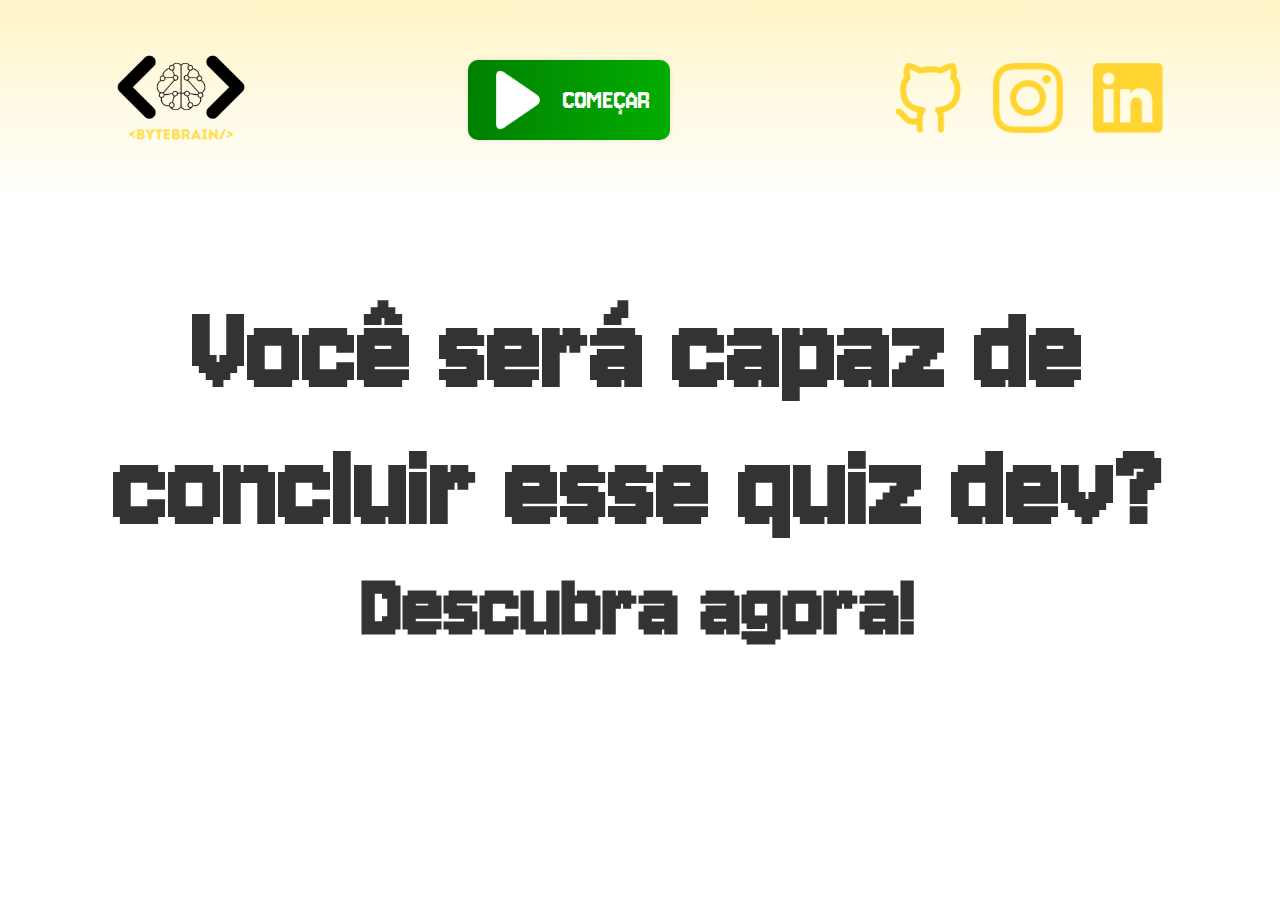
<file: index.html>
<!DOCTYPE html>
<html lang="pt-br">

<head>
    <meta charset="UTF-8">
    <meta name="viewport" content="width=device-width, initial-scale=1.0">
    <title>ByteBrain - Quiz</title>
    <link rel="shortcut icon" href="favicon.ico" type="image/x-icon">
    <link rel="stylesheet" href="/src/styles.css">
</head>

<body>
    <header>
        <div class="logo">
           <a href="/src/index.html"> <img src="/resources/img/ByteBrain.png" alt="Logo"></a>
        </div>

        <div class="nav-lvls">
            <a href="/src/nivel-easy.html"><button class="dif-easy"><img src="/resources/img/play.png" alt="">COMEÇAR</button></a>
            
        </div>

        <div class="contatos">
            <a href="https://github.com/Dalessio498"><img src="/resources/img/github.png" alt=""></a>
            <a href="https://www.instagram.com/dalessio.dev/"><img src="/resources/img/instagram.png" alt=""></a>
            <a href="https://www.linkedin.com/in/marco-antonio-dalessio-5a4b9a379/?locale=en_US"><img src="/resources/img/ln.png" alt=""></a>
        </div>
    </header>

    <div class="text">
        <h1>
            Você será capaz de concluir esse quiz dev?
        </h1>
        <h2>
            Descubra agora!
        </h1>
    </div>
</body>


</html>
</file>
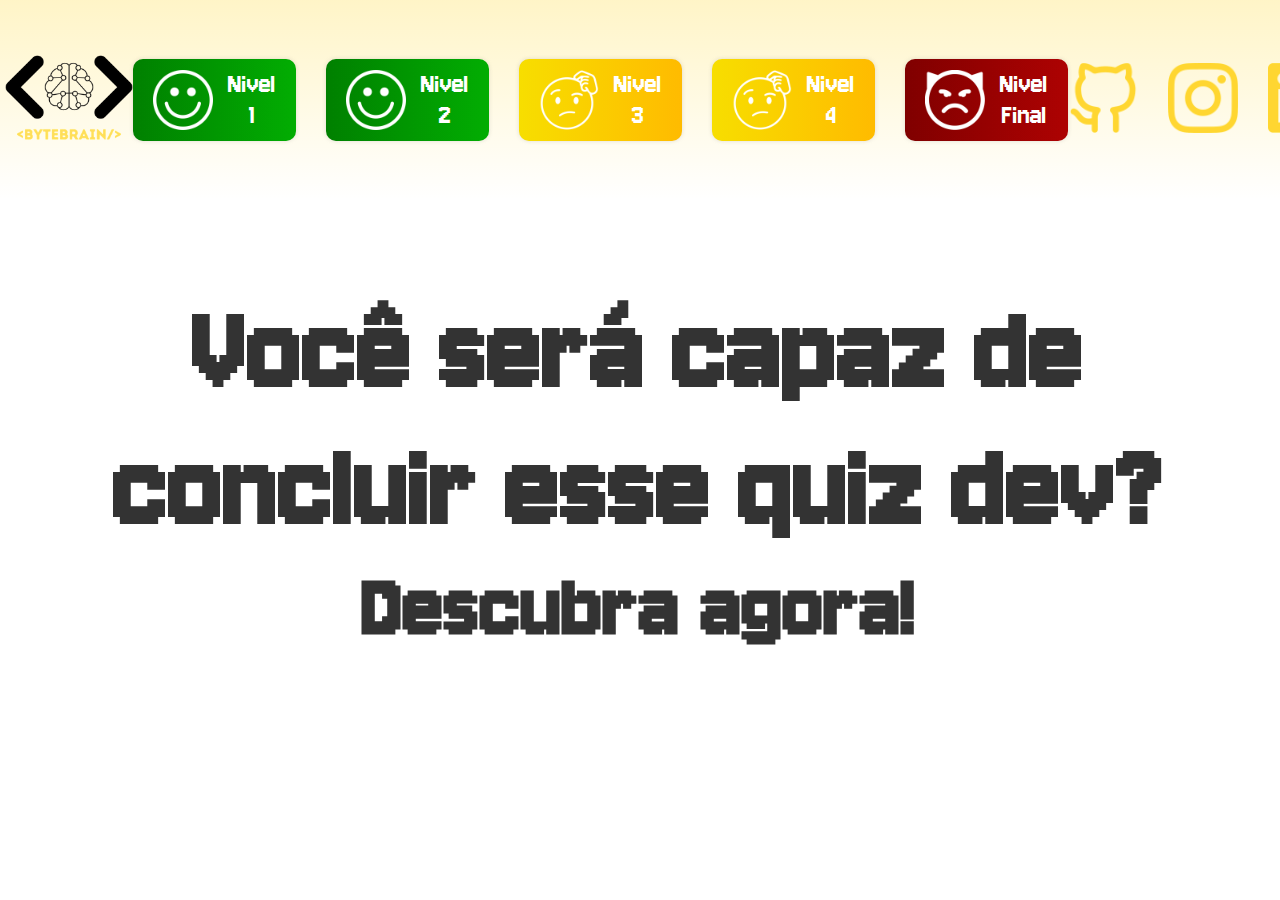
<file: src/index.html>
<!DOCTYPE html>
<html lang="pt-br">

<head>
    <meta charset="UTF-8">
    <meta name="viewport" content="width=device-width, initial-scale=1.0">
    <title>ByteBrain - Quiz</title>
    <link rel="shortcut icon" href="favicon.ico" type="image/x-icon">
    <link rel="stylesheet" href="styles.css">
</head>

<body>
    <header>
        <div class="logo">
            <img src="/resources/img/ByteBrain.png" alt="Logo">
        </div>

        <div class="nav-lvls">
            <a href="/src/nivel-easy.html"><button class="dif-easy"><img src="/resources/img/dif-easy1.png" alt="" >Nivel 1</button></a>
            <a href=""><button class="dif-easy"><img src="/resources/img/dif-easy1.png" alt="" >Nivel 2</button></a>
            <a href=""><button class="dif-medium"><img src="/resources/img/dif-medium2.png" alt="">Nivel 3</button></a>
            <a href=""><button class="dif-medium"><img src="/resources/img/dif-medium2.png" alt="">Nivel 4</button></a>
            <a href=""><button class="dif-hard"><img src="/resources/img/dif-hard1.png" alt="" >Nivel Final</button></a>
        </div>

        <div class="contatos">
            <a href=""><img src="/resources/img/github.png" alt=""></a>
            <a href=""><img src="/resources/img/instagram.png" alt=""></a>
            <a href=""><img src="/resources/img/ln.png" alt=""></a>
        </div>
    </header>

    <div class="text">
        <h1>
            Você será capaz de concluir esse quiz dev?
        </h1>
        <h2>
            Descubra agora!
        </h1>
    </div>
</body>

</html>
</file>
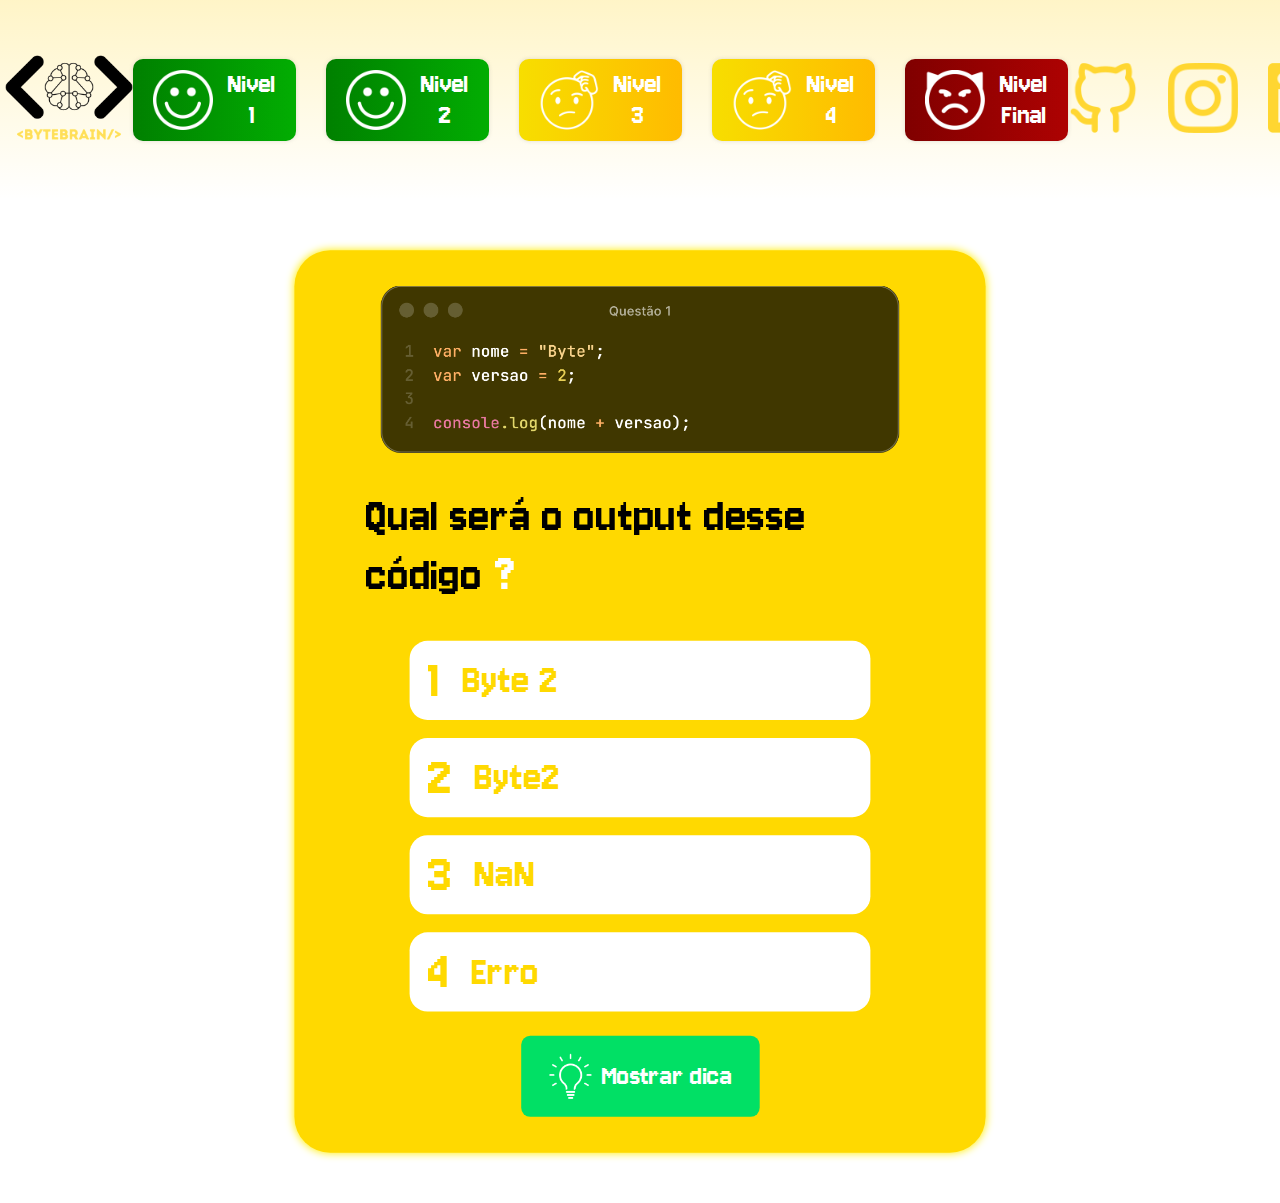
<file: src/nivel-easy.html>
<!DOCTYPE html>
<html lang="pt-br">

<head>
    <meta charset="UTF-8">
    <meta name="viewport" content="width=device-width, initial-scale=1.0">
    <title>ByteBrain - Quiz</title>
    <link rel="shortcut icon" href="favicon.ico" type="image/x-icon">
    <link rel="stylesheet" href="styles.css">
</head>

<body>
    <header>
        <div class="logo">
            <img src="/resources/img/ByteBrain.png" alt="Logo">
        </div>

        <div class="nav-lvls">
            <a href="/src/nivel-easy.html"><button class="dif-easy"><img src="/resources/img/dif-easy1.png" alt="">Nivel
                    1</button></a>
            <a href="/src/nivel-easy2.html"><button class="dif-easy"><img src="/resources/img/dif-easy1.png"
                        alt="">Nivel 2</button></a>
            <a href="/src/nivel-medium.html"><button class="dif-medium"><img src="/resources/img/dif-medium2.png"
                        alt="">Nivel 3</button></a>
            <a href="/src/nivel-medium2.html"><button class="dif-medium"><img src="/resources/img/dif-medium2.png"
                        alt="">Nivel 4</button></a>
            <a href="/src/nivel-hard.html"><button class="dif-hard"><img src="/resources/img/dif-hard1.png" alt="">Nivel
                    Final</button></a>
        </div>

        <div class="contatos">
            <a href=""><img src="/resources/img/github.png" alt=""></a>
            <a href=""><img src="/resources/img/instagram.png" alt=""></a>
            <a href=""><img src="/resources/img/ln.png" alt=""></a>
        </div>
    </header>

    <div class="pai-questao">
        <div class="questao">
            <div class="foto-text">
                <img src="/resources/img/Questão-1.png" alt="">
                <p>Qual será o output desse código<span> ?</span></p>
            </div>
            <div class="opcs">
                <button onclick="verificarResposta('alternativa1', false)" id="alternativa1" type="button">
                    <span class="num-q">1</span>Byte 2
                </button>

                <button onclick="verificarResposta('alternativa2', true)" id="alternativa2" type="button">
                    <span class="num-q">2</span>Byte2
                </button>

                <button onclick="verificarResposta('alternativa3', false)" id="alternativa3" type="button">
                    <span class="num-q">3</span>NaN
                </button>

                <button onclick="verificarResposta('alternativa4', false)" id="alternativa4" type="button">
                    <span class="num-q">4</span>Erro
                </button>
            </div>
            <div class="dica" id="dica">
                <button onclick="mostrarDica()" id="dica-btn" type="button">
                    <img src="/resources/img/tip.png" alt="">
                    <p>Mostrar dica</p>
                </button>
            </div>
        </div>
    </div>

</body>

<script>
    let contador = 0;
    function verificarResposta(idClicado, eCorreta) {
        const botao = document.getElementById(idClicado)

        const todasOpcoes = document.querySelectorAll(".opcs button")
        contador++

        if (eCorreta) {
            botao.style.backgroundColor = "#2ecc71"
            botao.style.color = "white"

        }
        else {
            botao.style.backgroundColor = "red"
            botao.style.color = "white"

        }

        if (contador >= 2 || eCorreta == true) {
            bloquearTudo(todasOpcoes)
        }

        
    }

    function bloquearTudo(botoes){
        botoes.forEach(btn => {
            btn.disabled = true;
            btn.style.cursor = "not-allowed";
            btn.style.opacity = "0.6";
        });
    }

    function mostrarDica(){
        document.getElementById("dica-btn").innerHTML = "Quando o texto encontra o número, o JavaScript não soma, ele gruda!"
    }
</script>

</html>
</file>
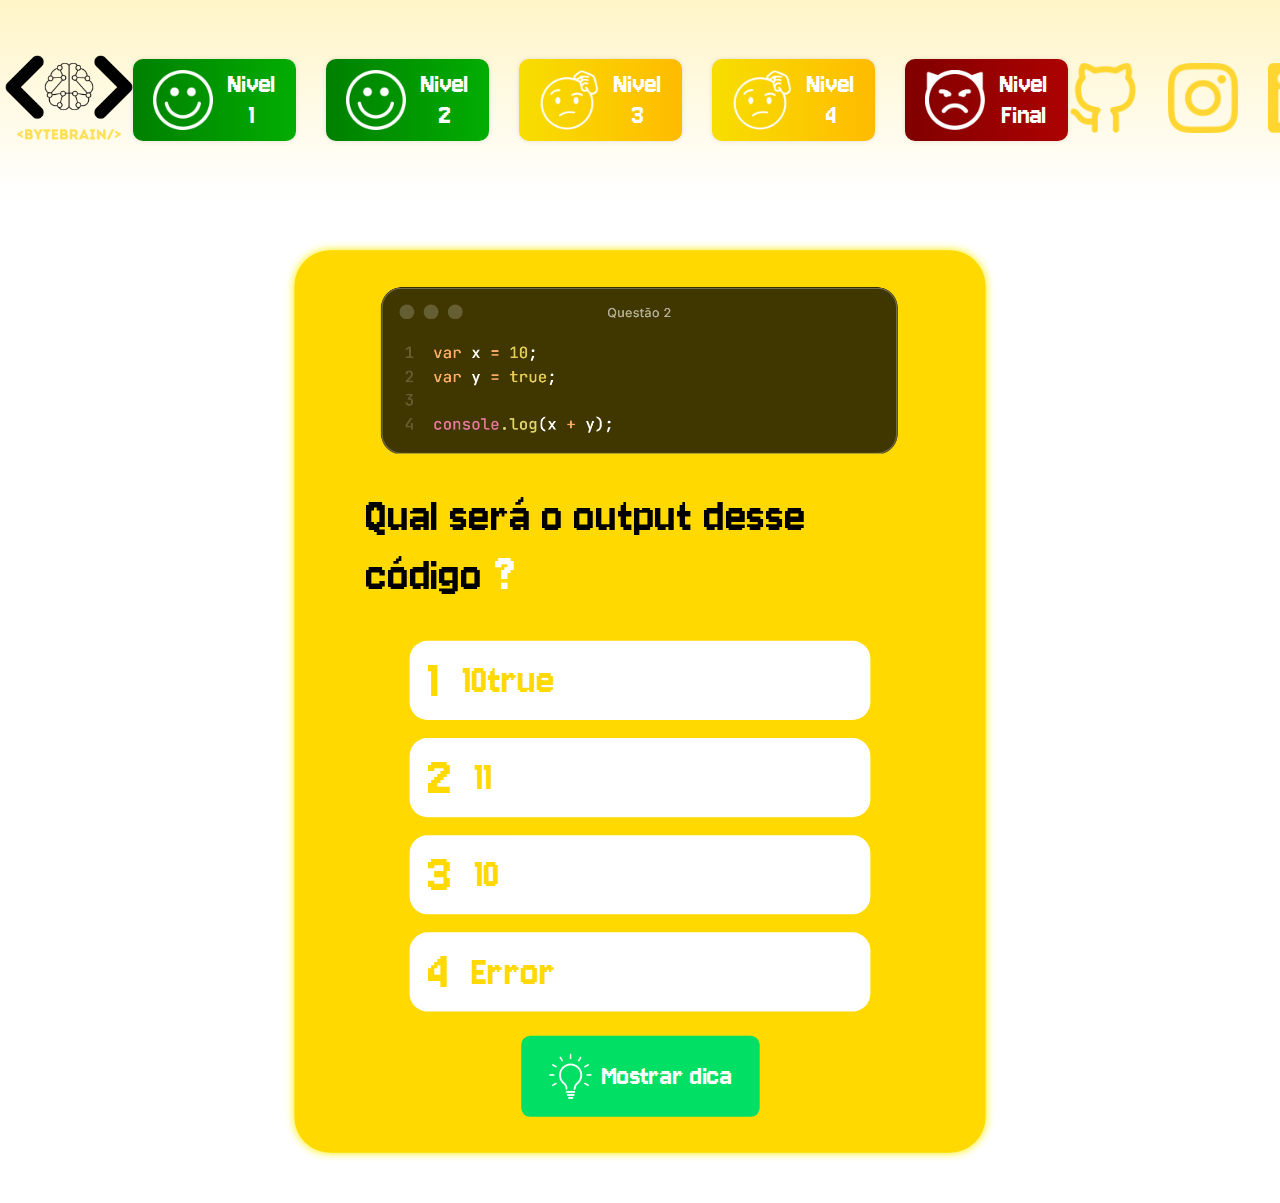
<file: src/nivel-easy2.html>
<!DOCTYPE html>
<html lang="pt-br">

<head>
    <meta charset="UTF-8">
    <meta name="viewport" content="width=device-width, initial-scale=1.0">
    <title>ByteBrain - Quiz</title>
    <link rel="shortcut icon" href="favicon.ico" type="image/x-icon">
    <link rel="stylesheet" href="styles.css">
</head>

<body>
    <header>
        <div class="logo">
            <img src="/resources/img/ByteBrain.png" alt="Logo">
        </div>

        <div class="nav-lvls">
            <a href="/src/nivel-easy.html"><button class="dif-easy"><img src="/resources/img/dif-easy1.png" alt="">Nivel 1</button></a>
            <a href="/src/nivel-easy2.html"><button class="dif-easy"><img src="/resources/img/dif-easy1.png" alt="">Nivel 2</button></a>
            <a href="/src/nivel-medium.html"><button class="dif-medium"><img src="/resources/img/dif-medium2.png" alt="">Nivel 3</button></a>
            <a href="/src/nivel-medium2.html"><button class="dif-medium"><img src="/resources/img/dif-medium2.png" alt="">Nivel 4</button></a>
            <a href="/src/nivel-hard.html"><button class="dif-hard"><img src="/resources/img/dif-hard1.png" alt="">Nivel Final</button></a>
        </div>

        <div class="contatos">
            <a href=""><img src="/resources/img/github.png" alt=""></a>
            <a href=""><img src="/resources/img/instagram.png" alt=""></a>
            <a href=""><img src="/resources/img/ln.png" alt=""></a>
        </div>
    </header>

    <div class="pai-questao">
        <div class="questao">
            <div class="foto-text">
                <img src="/resources/img/Questão-2.png" alt="">
                <p>Qual será o output desse código<span> ?</span></p>
            </div>
            <div class="opcs">
                <button id="alternativa1" type="button"><span class="num-q">1</span>10true</button>
                <button id="alternativa2" type="button"><span class="num-q">2</span>11</button>
                <button id="alternativa3" type="button"><span class="num-q">3</span>10</button>
                <button id="alternativa4" type="button"><span class="num-q">4</span>Error</button>
            </div>
            <div class="dica" id="dica">
                <button id="dica-btn" type="button">
                    <img src="/resources/img/tip.png" alt="">
                    <p>Mostrar dica</p>
                </button>
            </div>
        </div>
    </div>

</body>

</html>
</file>
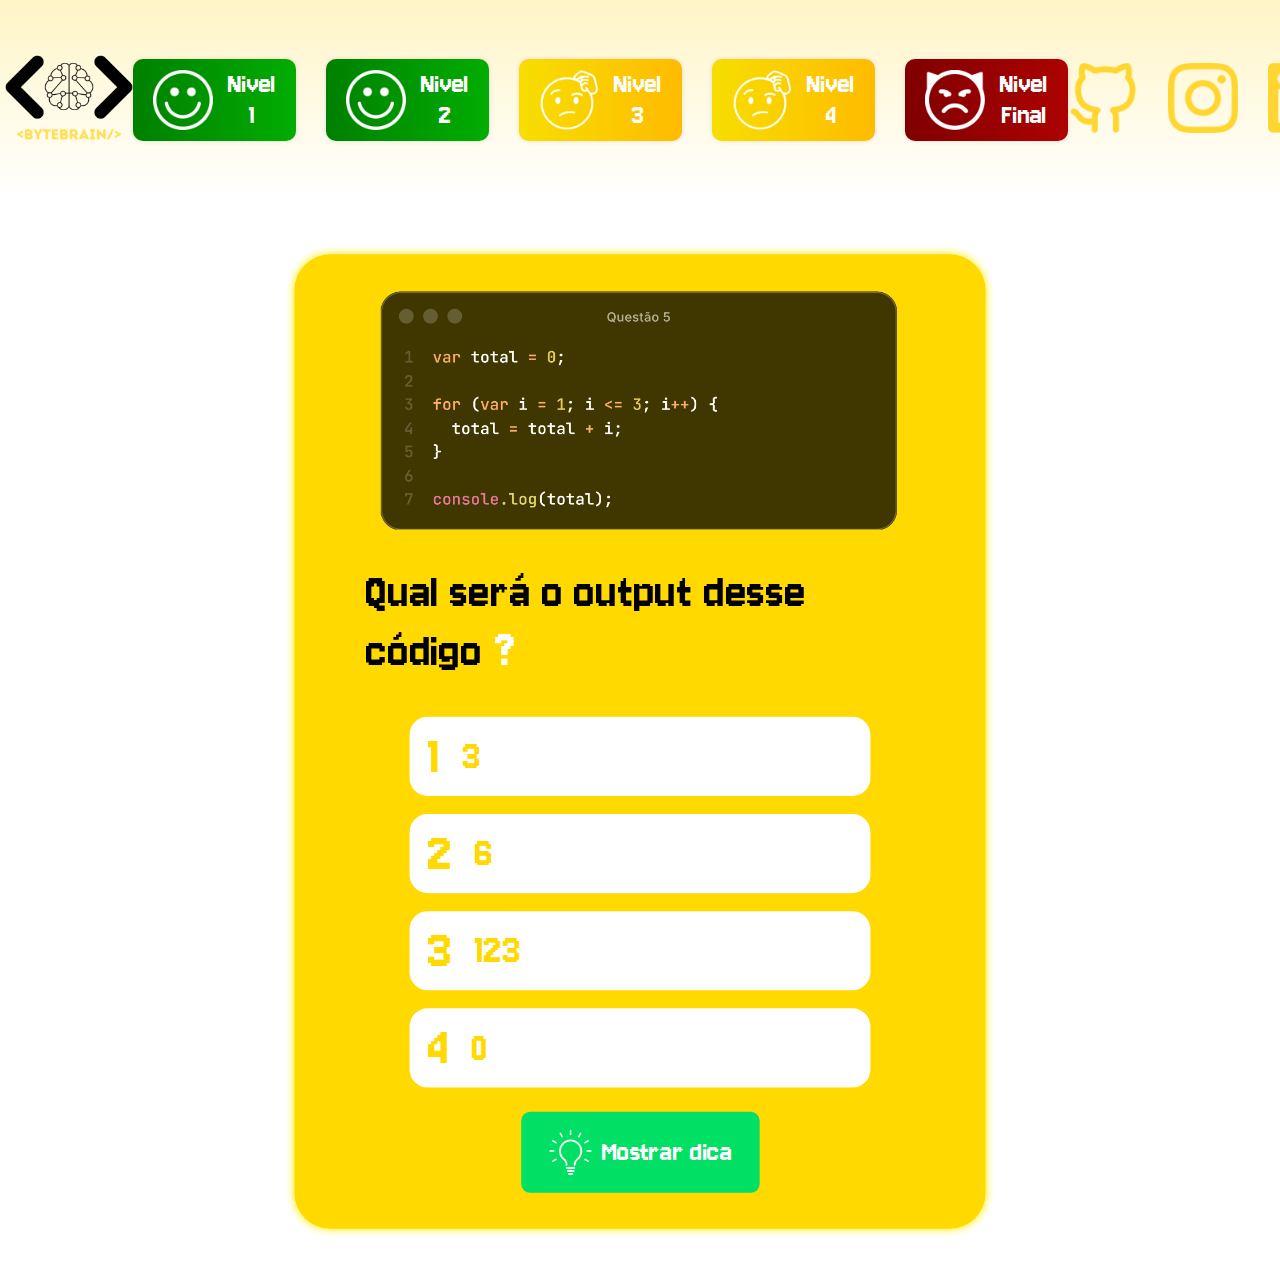
<file: src/nivel-hard.html>
<!DOCTYPE html>
<html lang="pt-br">

<head>
    <meta charset="UTF-8">
    <meta name="viewport" content="width=device-width, initial-scale=1.0">
    <title>ByteBrain - Quiz</title>
    <link rel="shortcut icon" href="favicon.ico" type="image/x-icon">
    <link rel="stylesheet" href="styles.css">
</head>

<body>
    <header>
        <div class="logo">
            <img src="/resources/img/ByteBrain.png" alt="Logo">
        </div>

        <div class="nav-lvls">
            <a href="/src/nivel-easy.html"><button class="dif-easy"><img src="/resources/img/dif-easy1.png" alt="">Nivel 1</button></a>
            <a href="/src/nivel-easy2.html"><button class="dif-easy"><img src="/resources/img/dif-easy1.png" alt="">Nivel 2</button></a>
            <a href="/src/nivel-medium.html"><button class="dif-medium"><img src="/resources/img/dif-medium2.png" alt="">Nivel 3</button></a>
            <a href="/src/nivel-medium2.html"><button class="dif-medium"><img src="/resources/img/dif-medium2.png" alt="">Nivel 4</button></a>
            <a href="/src/nivel-hard.html"><button class="dif-hard"><img src="/resources/img/dif-hard1.png" alt="">Nivel Final</button></a>
        </div>

        <div class="contatos">
            <a href=""><img src="/resources/img/github.png" alt=""></a>
            <a href=""><img src="/resources/img/instagram.png" alt=""></a>
            <a href=""><img src="/resources/img/ln.png" alt=""></a>
        </div>
    </header>

    <div class="pai-questao">
        <div class="questao">
            <div class="foto-text">
                <img src="/resources/img/Questão-5.png" alt="">
                <p>Qual será o output desse código<span> ?</span></p>
            </div>
            <div class="opcs">
                <button id="alternativa1" type="button"><span class="num-q">1</span>3</button>
                <button id="alternativa2" type="button"><span class="num-q">2</span>6</button>
                <button id="alternativa3" type="button"><span class="num-q">3</span>123</button>
                <button id="alternativa4" type="button"><span class="num-q">4</span>0</button>
            </div>
            <div class="dica" id="dica">
                <button id="dica-btn" type="button">
                    <img src="/resources/img/tip.png" alt="">
                    <p>Mostrar dica</p>
                </button>
            </div>
        </div>
    </div>

</body>

</html>
</file>
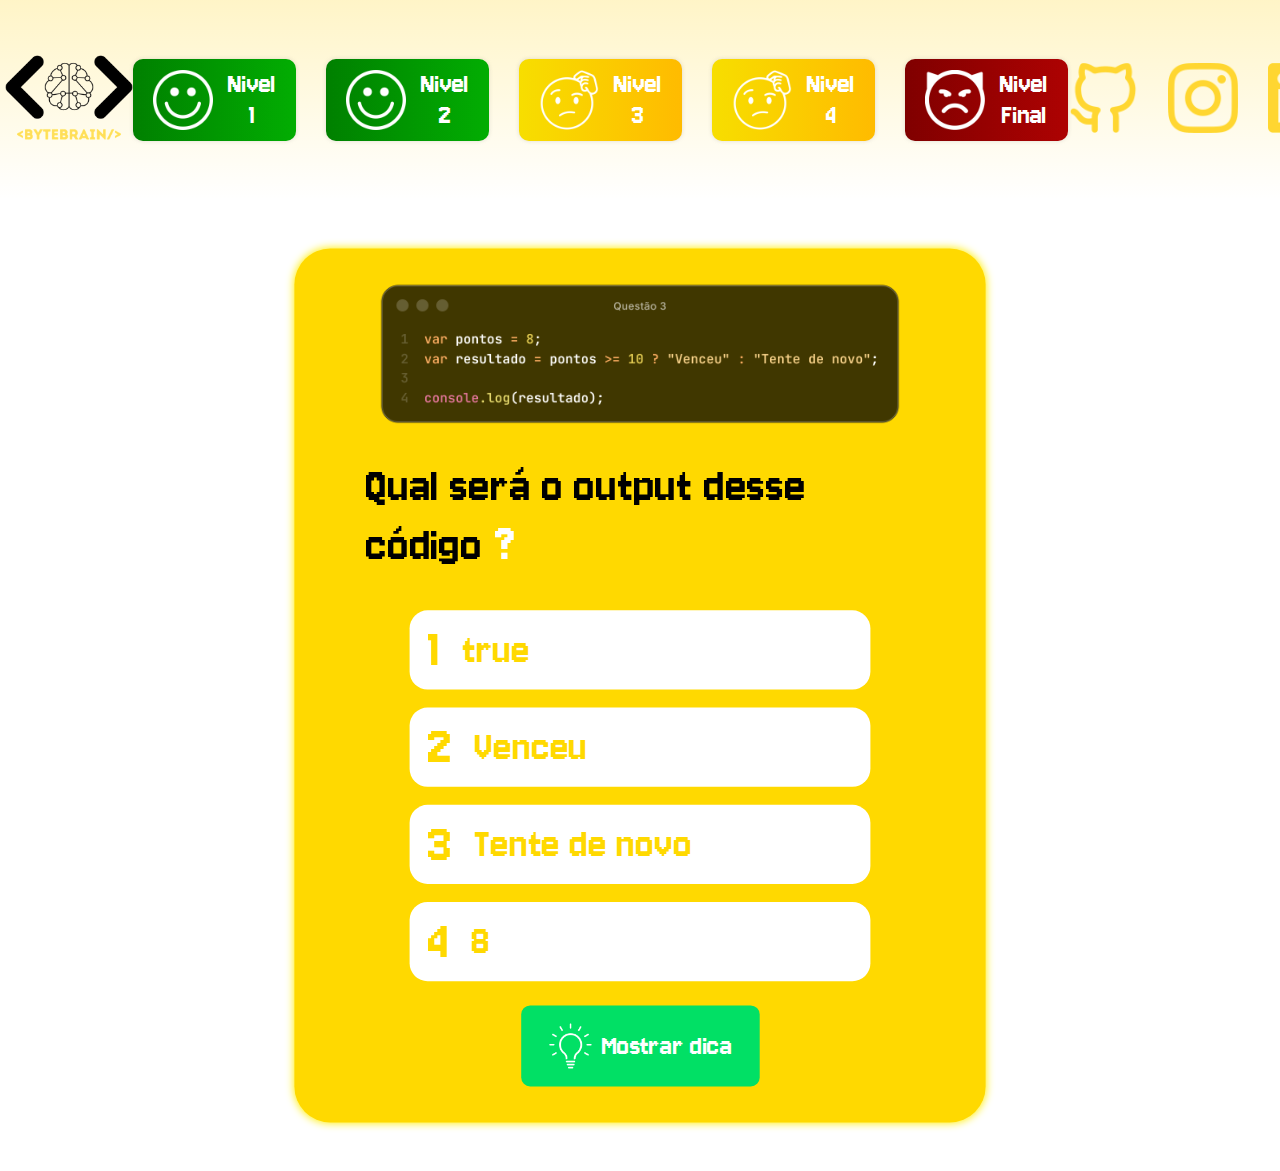
<file: src/nivel-medium.html>
<!DOCTYPE html>
<html lang="pt-br">

<head>
    <meta charset="UTF-8">
    <meta name="viewport" content="width=device-width, initial-scale=1.0">
    <title>ByteBrain - Quiz</title>
    <link rel="shortcut icon" href="favicon.ico" type="image/x-icon">
    <link rel="stylesheet" href="styles.css">
</head>

<body>
    <header>
        <div class="logo">
            <img src="/resources/img/ByteBrain.png" alt="Logo">
        </div>

        <div class="nav-lvls">
            <a href="/src/nivel-easy.html"><button class="dif-easy"><img src="/resources/img/dif-easy1.png" alt="">Nivel 1</button></a>
            <a href="/src/nivel-easy2.html"><button class="dif-easy"><img src="/resources/img/dif-easy1.png" alt="">Nivel 2</button></a>
            <a href="/src/nivel-medium.html"><button class="dif-medium"><img src="/resources/img/dif-medium2.png" alt="">Nivel 3</button></a>
            <a href="/src/nivel-medium2.html"><button class="dif-medium"><img src="/resources/img/dif-medium2.png" alt="">Nivel 4</button></a>
            <a href="/src/nivel-hard.html"><button class="dif-hard"><img src="/resources/img/dif-hard1.png" alt="">Nivel Final</button></a>
        </div>

        <div class="contatos">
            <a href=""><img src="/resources/img/github.png" alt=""></a>
            <a href=""><img src="/resources/img/instagram.png" alt=""></a>
            <a href=""><img src="/resources/img/ln.png" alt=""></a>
        </div>
    </header>

    <div class="pai-questao">
        <div class="questao">
            <div class="foto-text">
                <img src="/resources/img/Questão-3.png" alt="">
                <p>Qual será o output desse código<span> ?</span></p>
            </div>
            <div class="opcs">
                <button id="alternativa1" type="button"><span class="num-q">1</span>true</button>
                <button id="alternativa2" type="button"><span class="num-q">2</span>Venceu</button>
                <button id="alternativa3" type="button"><span class="num-q">3</span>Tente de novo</button>
                <button id="alternativa4" type="button"><span class="num-q">4</span>8</button>
            </div>
            <div class="dica" id="dica">
                <button id="dica-btn" type="button">
                    <img src="/resources/img/tip.png" alt="">
                    <p>Mostrar dica</p>
                </button>
            </div>
        </div>
    </div>

</body>

</html>
</file>
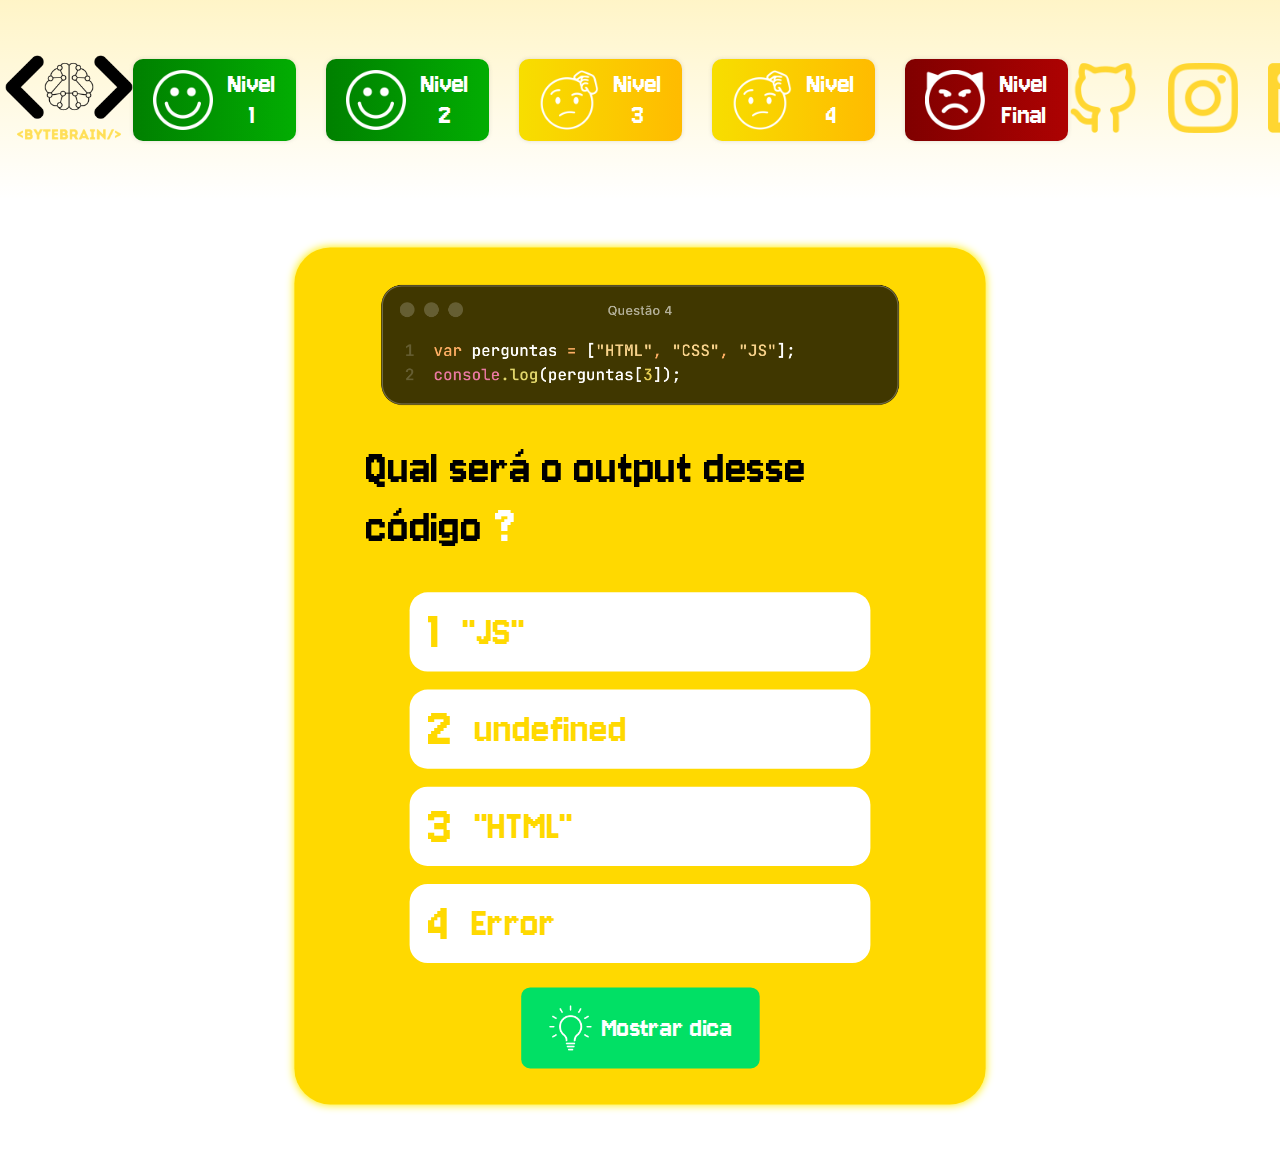
<file: src/nivel-medium2.html>
<!DOCTYPE html>
<html lang="pt-br">

<head>
    <meta charset="UTF-8">
    <meta name="viewport" content="width=device-width, initial-scale=1.0">
    <title>ByteBrain - Quiz</title>
    <link rel="shortcut icon" href="favicon.ico" type="image/x-icon">
    <link rel="stylesheet" href="styles.css">
</head>

<body>
    <header>
        <div class="logo">
            <img src="/resources/img/ByteBrain.png" alt="Logo">
        </div>

        <div class="nav-lvls">
            <a href="/src/nivel-easy.html"><button class="dif-easy"><img src="/resources/img/dif-easy1.png" alt="">Nivel 1</button></a>
            <a href="/src/nivel-easy2.html"><button class="dif-easy"><img src="/resources/img/dif-easy1.png" alt="">Nivel 2</button></a>
            <a href="/src/nivel-medium.html"><button class="dif-medium"><img src="/resources/img/dif-medium2.png" alt="">Nivel 3</button></a>
            <a href="/src/nivel-medium2.html"><button class="dif-medium"><img src="/resources/img/dif-medium2.png" alt="">Nivel 4</button></a>
            <a href="/src/nivel-hard.html"><button class="dif-hard"><img src="/resources/img/dif-hard1.png" alt="">Nivel Final</button></a>
        </div>

        <div class="contatos">
            <a href=""><img src="/resources/img/github.png" alt=""></a>
            <a href=""><img src="/resources/img/instagram.png" alt=""></a>
            <a href=""><img src="/resources/img/ln.png" alt=""></a>
        </div>
    </header>

    <div class="pai-questao">
        <div class="questao">
            <div class="foto-text">
                <img src="/resources/img/Questão-4.png" alt="">
                <p>Qual será o output desse código<span> ?</span></p>
            </div>
            <div class="opcs">
                <button id="alternativa1" type="button"><span class="num-q">1</span>"JS"</button>
                <button id="alternativa2" type="button"><span class="num-q">2</span>undefined</button>
                <button id="alternativa3" type="button"><span class="num-q">3</span>"HTML"</button>
                <button id="alternativa4" type="button"><span class="num-q">4</span>Error</button>
            </div>
            <div class="dica" id="dica">
                <button id="dica-btn" type="button">
                    <img src="/resources/img/tip.png" alt="">
                    <p>Mostrar dica</p>
                </button>
            </div>
        </div>
    </div>

</body>

</html>
</file>
<file: src/styles.css>
@import url('https://fonts.googleapis.com/css2?family=Jersey+10&display=swap');

* {
    margin: 0;
    padding: 0;
    box-sizing: border-box;
}

html::selection {
    background-color: rgba(255, 230, 0, 0.685);
}

header {
    display: flex;
    top: 0;
    background-color: white;
    width: 100%;
    height: 200px;
    padding: 10px 5px;
    align-items: center;
    justify-content: space-around;
  
    background-image: linear-gradient(to top, transparent, rgba(255, 208, 0, 0.219));
}

.logo img{
    width: 10vw;
}

.nav-lvls {
    display: flex;
    flex-direction: row;
  
    width: auto;
    height: fit-content;
    column-gap: 30px;
}

.nav-lvls button {
    display: flex;
    justify-content: center;
    align-items: center;
    column-gap: 15px;
    padding: 10px 20px;

    font-size: 1.8rem;
    font-family: "Jersey 10", system-ui;
    color: white;
    border-radius: 10px;
    border: none;
    box-shadow: 0px 0px 4px rgba(128, 128, 128, 0.247);
    transition: 0.4s linear;
}

.nav-lvls button:hover {
    animation: pulsar 1s infinite linear;
    cursor: pointer;
}

@keyframes pulsar {
    0% {
        scale: 1;
    }

    50% {
        scale: 1.1;
    }

    100% {
        scale: 1;
    }
}

.dif-easy {
    background-image: linear-gradient(to right, green, rgb(2, 173, 2));
}

.dif-medium {
    background-image: linear-gradient(to right, rgb(247, 222, 0), rgb(255, 187, 0));
}

.dif-hard {
    background-image: linear-gradient(to right, rgb(128, 0, 0), rgb(173, 2, 2));
}

.nav-lvls img {
    width: 60px;
}

.nav-lvls a {
    text-decoration: none;
}

.contatos {
    display: flex;
    flex-direction: row;
    width: auto;
    height: fit-content;
    column-gap: 30px;
}

.contatos img {
    width: 70px;
    transition: 0.4s linear;
}

.contatos img:hover {
    scale: 1.05;
}





.text {
    display: flex;
    flex-direction: column  ;
    width: 100%;
    height: 60vh;
    justify-content: center;
    align-items: center;
    font-size: 4rem;
    padding: 100px;
    text-align: center;
    font-family: "Jersey 10";
    color: #333;
}

.text h2 {
    animation: pulsar 2s infinite linear;
}

.pai-questao{
    display: flex;
    justify-content: center;
    align-items: center;
}

.questao {
    border: none;
    box-shadow: 0px 0px 10px rgb(255, 238, 0);
    height: auto;
    width: 60vw;
    display: flex;
    justify-content: center;
    align-items: center;
    flex-direction: column;
    padding: 40px;
    background-color: #ffd900;
    border-radius: 40px;
    scale: 0.9;
}
.foto-text {
    display: flex;
    flex-direction: column;
    justify-content: center;
    align-items: center;
}

.foto-text img {
    width: 45vw;
}

.foto-text p {
    font-size: 3.5rem;
    font-family: "Jersey 10";
    margin: 15px;
    margin: 40px;
}

.foto-text span {
    color: #ffffff;
    font-size: 4rem;
}

.opcs {
    display: flex;
    flex-direction: column;
    
    width: 40vw;
    gap: 20px;
}

.opcs button {
    text-align: start;
    font-size: 3rem;
    padding: 10px 20px;
    font-family: "Consolas";
    display: flex;
    flex-direction: row;
    align-items: center;
    color: #ffd900;
    background-color: #ffffff;
    border-radius: 20px;
    border: none;
    font-family: "Jersey 10";
    transition: 0.6s ease;
}

.opcs button:hover{
    scale: 1.05;
     cursor: pointer;
}

.num-q {
    color: #ffd900;
    font-size: 4rem;
    margin-right: 2vw;
    font-family: "Jersey 10";
}

.dica button{
    display: flex;
    justify-content: center;
    align-items: center;
    padding: 20px 30px;
    gap: 10px;
    margin-top: 3vh;
    font-size: 2rem;
    font-family: "Jersey 10";
    color: #ffffff;
    background-color: #01e065;
    border-radius: 10px;
    border: none;
    transition: 0.6s ease;
}

.dica button:hover{
    scale: 1.05;
    cursor: pointer;
}

.dica button img {
    width: 50px;
}
</file>
